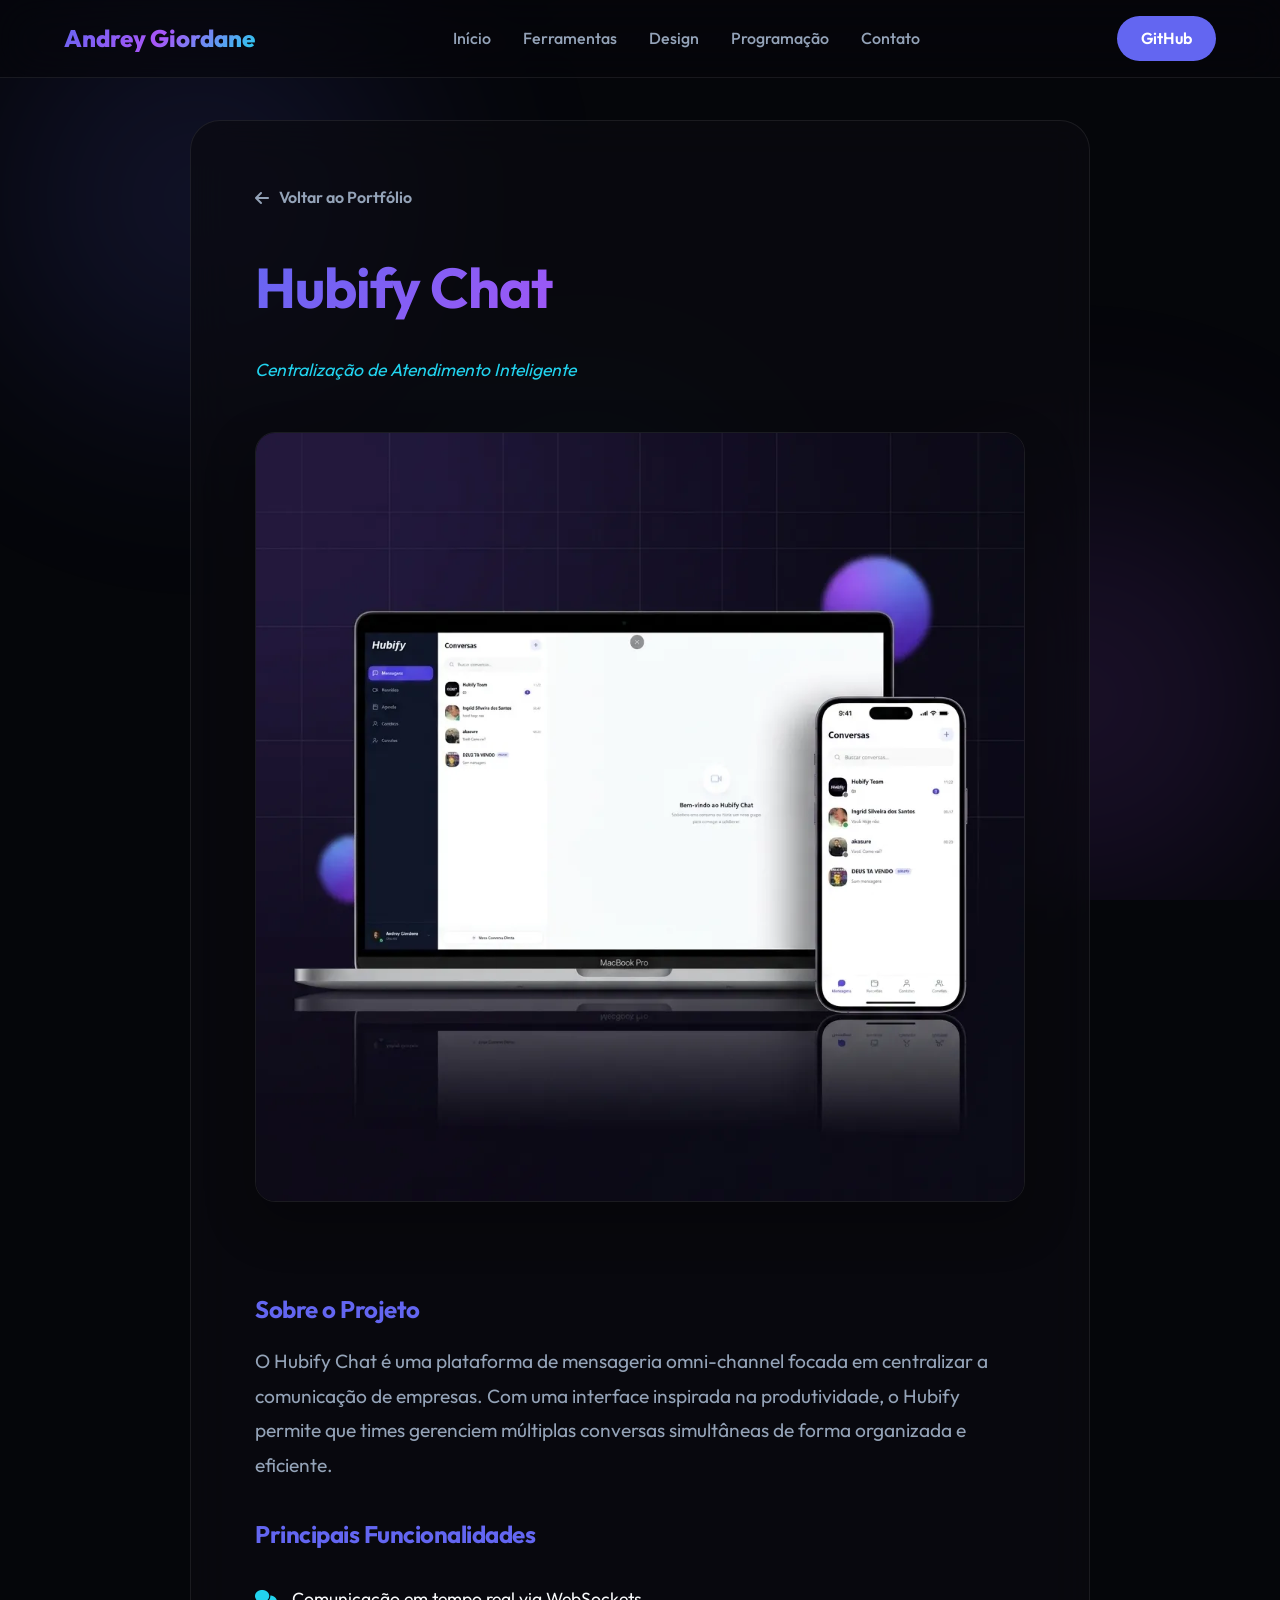
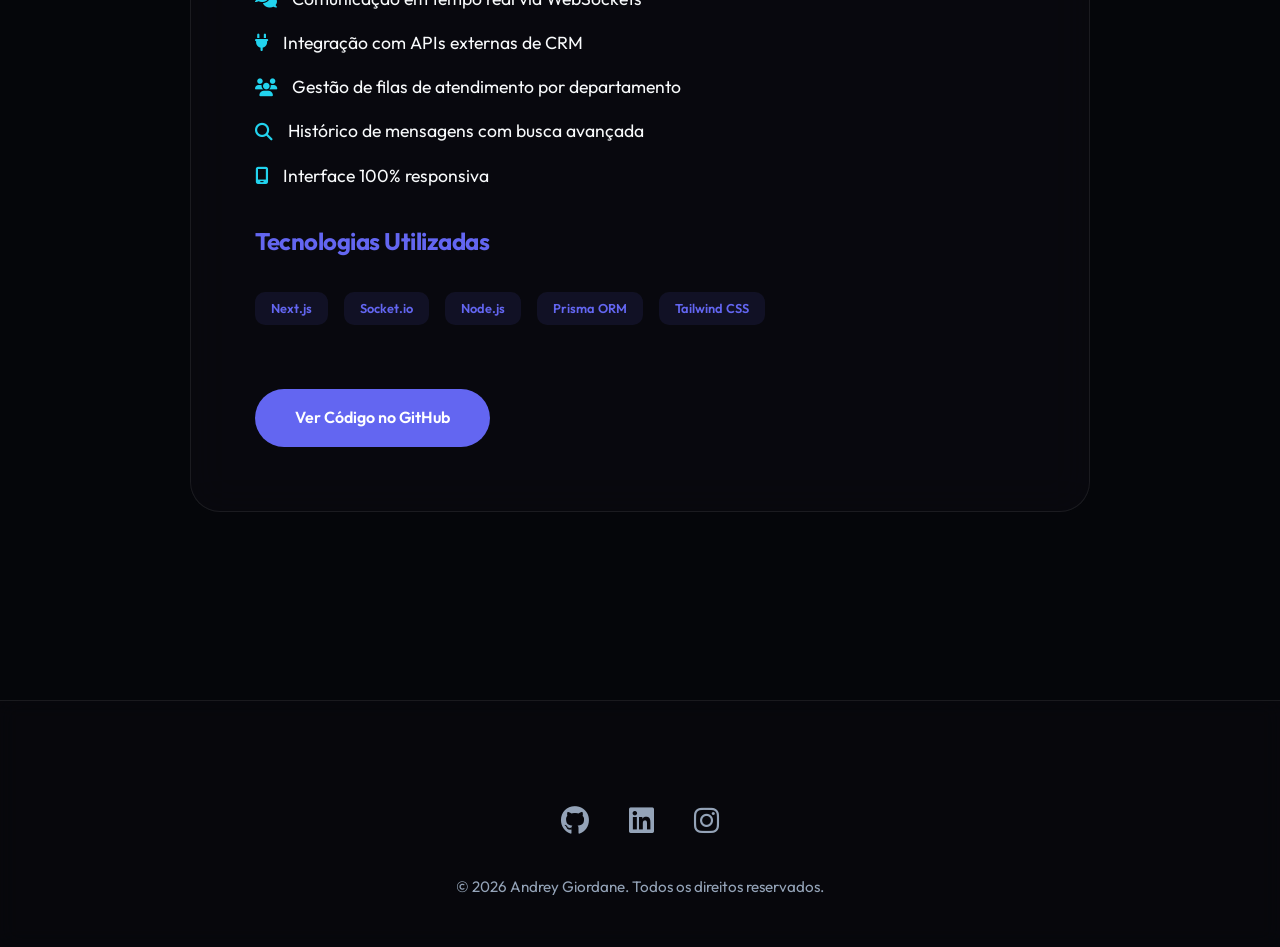
<file: hubify.html>
<!DOCTYPE html>
<html lang="pt-br">
<head>
    <meta charset="UTF-8">
    <meta name="viewport" content="width=device-width, initial-scale=1.0">
    <title>Hubify Chat | Detalhes do Projeto</title>
    <link rel="stylesheet" href="style.css">
    <link rel="stylesheet" href="https://cdnjs.cloudflare.com/ajax/libs/font-awesome/6.4.0/css/all.min.css">
    <link href="https://fonts.googleapis.com/css2?family=Outfit:wght@300;400;600;700;800&display=swap" rel="stylesheet">
</head>
<body>
    <div class="bg-blobs">
        <div class="blob blob-1"></div>
        <div class="blob blob-2"></div>
        <div class="blob blob-3"></div>
    </div>

    <nav>
        <a href="index.html" class="logo gradient-text">Andrey Giordane</a>
        <ul class="nav-links">
            <li><a href="index.html#home">Início</a></li>
            <li><a href="index.html#tools">Ferramentas</a></li>
            <li><a href="index.html#design">Design</a></li>
            <li><a href="index.html#dev">Programação</a></li>
            <li><a href="index.html#contact">Contato</a></li>
        </ul>
        <a href="https://github.com/andreygiordane" target="_blank" class="btn-primary" style="padding: 0.6rem 1.5rem;">GitHub</a>
    </nav>

    <div class="project-details-page">
        <div class="details-container">
            <a href="index.html#dev" class="back-btn" onclick="history.back(); return false;">
                <i class="fa-solid fa-arrow-left"></i> Voltar ao Portfólio
            </a>
            
            <div class="details-header">
                <h1 class="gradient-text">Hubify Chat</h1>
                <p class="hero-bio">Centralização de Atendimento Inteligente</p>
            </div>

            <img src="./Aplicativos/mockup-chat.webp" alt="Hubify" class="details-mockup">

            <div class="details-content">
                <h2>Sobre o Projeto</h2>
                <p>O Hubify Chat é uma plataforma de mensageria omni-channel focada em centralizar a comunicação de empresas. Com uma interface inspirada na produtividade, o Hubify permite que times gerenciem múltiplas conversas simultâneas de forma organizada e eficiente.</p>

                <h2>Principais Funcionalidades</h2>
                <ul class="features-list">
                    <li><i class="fa-solid fa-comments"></i> Comunicação em tempo real via WebSockets</li>
                    <li><i class="fa-solid fa-plug"></i> Integração com APIs externas de CRM</li>
                    <li><i class="fa-solid fa-users"></i> Gestão de filas de atendimento por departamento</li>
                    <li><i class="fa-solid fa-magnifying-glass"></i> Histórico de mensagens com busca avançada</li>
                    <li><i class="fa-solid fa-mobile-screen"></i> Interface 100% responsiva</li>
                </ul>

                <h2>Tecnologias Utilizadas</h2>
                <div class="tech-stack-details">
                    <span class="tech-tag">Next.js</span>
                    <span class="tech-tag">Socket.io</span>
                    <span class="tech-tag">Node.js</span>
                    <span class="tech-tag">Prisma ORM</span>
                    <span class="tech-tag">Tailwind CSS</span>
                </div>

                <div style="margin-top: 4rem;">
                    <a href="https://github.com/andreygiordane/hubify" target="_blank" class="btn-primary">Ver Código no GitHub</a>
                </div>
            </div>
        </div>
    </div>

    <footer>
        <div class="footer-content">
            <div class="social-links">
                <a href="https://github.com/andreygiordane" target="_blank"><i class="fa-brands fa-github"></i></a>
                <a href="https://www.linkedin.com/in/andreygiordane/" target="_blank"><i class="fa-brands fa-linkedin"></i></a>
                <a href="https://www.instagram.com/andreygiordane/" target="_blank"><i class="fa-brands fa-instagram"></i></a>
            </div>
            <p class="footer-text">&copy; 2026 Andrey Giordane. Todos os direitos reservados.</p>
        </div>
    </footer>
</body>
</html>
</file>
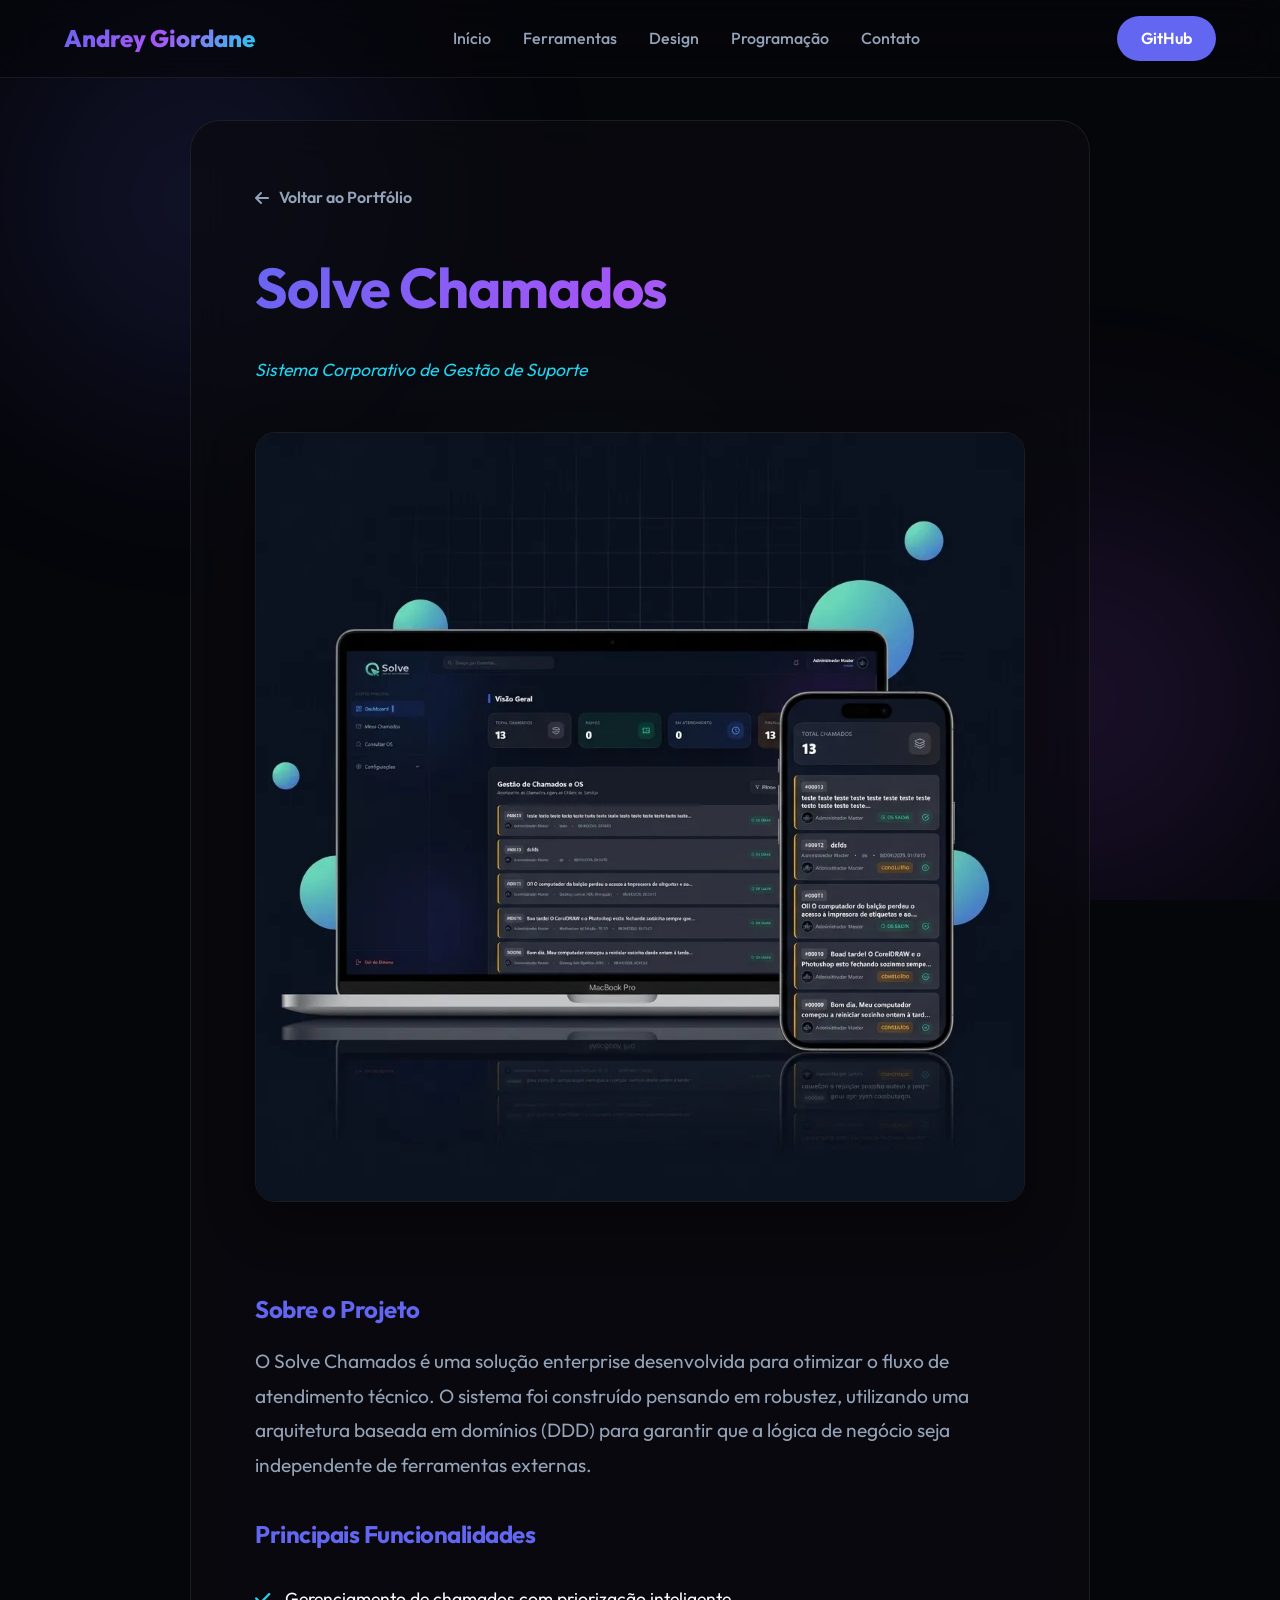
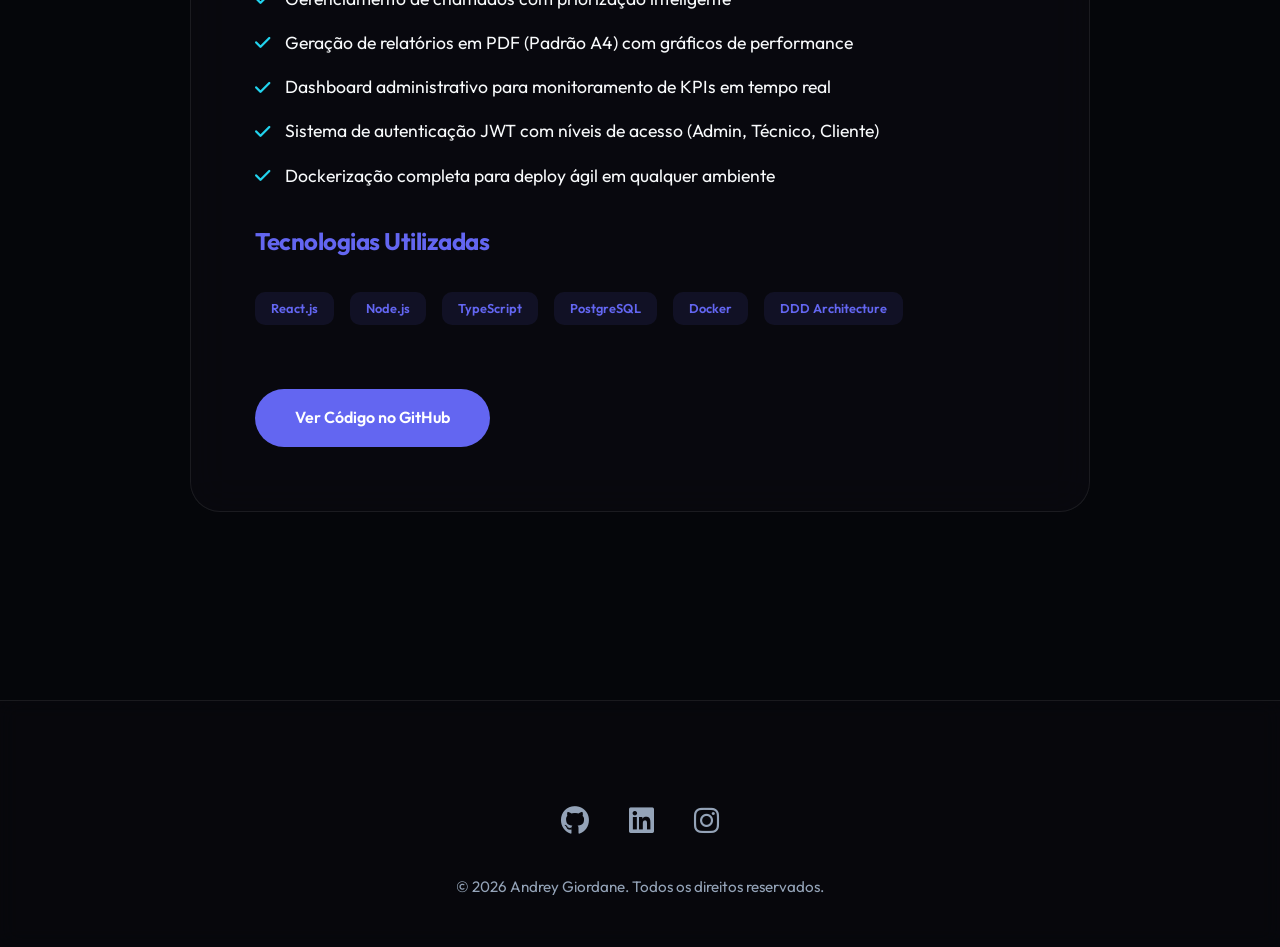
<file: solve-chamados.html>
<!DOCTYPE html>
<html lang="pt-br">
<head>
    <meta charset="UTF-8">
    <meta name="viewport" content="width=device-width, initial-scale=1.0">
    <title>Solve Chamados | Detalhes do Projeto</title>
    <link rel="stylesheet" href="style.css">
    <link rel="stylesheet" href="https://cdnjs.cloudflare.com/ajax/libs/font-awesome/6.4.0/css/all.min.css">
    <link href="https://fonts.googleapis.com/css2?family=Outfit:wght@300;400;600;700;800&display=swap" rel="stylesheet">
</head>
<body>
    <div class="bg-blobs">
        <div class="blob blob-1"></div>
        <div class="blob blob-2"></div>
        <div class="blob blob-3"></div>
    </div>

    <nav>
        <a href="index.html" class="logo gradient-text">Andrey Giordane</a>
        <ul class="nav-links">
            <li><a href="index.html#home">Início</a></li>
            <li><a href="index.html#tools">Ferramentas</a></li>
            <li><a href="index.html#design">Design</a></li>
            <li><a href="index.html#dev">Programação</a></li>
            <li><a href="index.html#contact">Contato</a></li>
        </ul>
        <a href="https://github.com/andreygiordane" target="_blank" class="btn-primary" style="padding: 0.6rem 1.5rem;">GitHub</a>
    </nav>

    <div class="project-details-page">
        <div class="details-container">
            <a href="index.html#dev" class="back-btn" onclick="history.back(); return false;">
                <i class="fa-solid fa-arrow-left"></i> Voltar ao Portfólio
            </a>
            
            <div class="details-header">
                <h1 class="gradient-text">Solve Chamados</h1>
                <p class="hero-bio">Sistema Corporativo de Gestão de Suporte</p>
            </div>

            <img src="./Aplicativos/mockup-chamados.webp" alt="Solve Chamados" class="details-mockup">

            <div class="details-content">
                <h2>Sobre o Projeto</h2>
                <p>O Solve Chamados é uma solução enterprise desenvolvida para otimizar o fluxo de atendimento técnico. O sistema foi construído pensando em robustez, utilizando uma arquitetura baseada em domínios (DDD) para garantir que a lógica de negócio seja independente de ferramentas externas.</p>

                <h2>Principais Funcionalidades</h2>
                <ul class="features-list">
                    <li><i class="fa-solid fa-check"></i> Gerenciamento de chamados com priorização inteligente</li>
                    <li><i class="fa-solid fa-check"></i> Geração de relatórios em PDF (Padrão A4) com gráficos de performance</li>
                    <li><i class="fa-solid fa-check"></i> Dashboard administrativo para monitoramento de KPIs em tempo real</li>
                    <li><i class="fa-solid fa-check"></i> Sistema de autenticação JWT com níveis de acesso (Admin, Técnico, Cliente)</li>
                    <li><i class="fa-solid fa-check"></i> Dockerização completa para deploy ágil em qualquer ambiente</li>
                </ul>

                <h2>Tecnologias Utilizadas</h2>
                <div class="tech-stack-details">
                    <span class="tech-tag">React.js</span>
                    <span class="tech-tag">Node.js</span>
                    <span class="tech-tag">TypeScript</span>
                    <span class="tech-tag">PostgreSQL</span>
                    <span class="tech-tag">Docker</span>
                    <span class="tech-tag">DDD Architecture</span>
                </div>

                <div style="margin-top: 4rem;">
                    <a href="https://github.com/andreygiordane/solve-chamados" target="_blank" class="btn-primary">Ver Código no GitHub</a>
                </div>
            </div>
        </div>
    </div>

    <footer>
        <div class="footer-content">
            <div class="social-links">
                <a href="https://github.com/andreygiordane" target="_blank"><i class="fa-brands fa-github"></i></a>
                <a href="https://www.linkedin.com/in/andreygiordane/" target="_blank"><i class="fa-brands fa-linkedin"></i></a>
                <a href="https://www.instagram.com/andreygiordane/" target="_blank"><i class="fa-brands fa-instagram"></i></a>
            </div>
            <p class="footer-text">&copy; 2026 Andrey Giordane. Todos os direitos reservados.</p>
        </div>
    </footer>
</body>
</html>
</file>
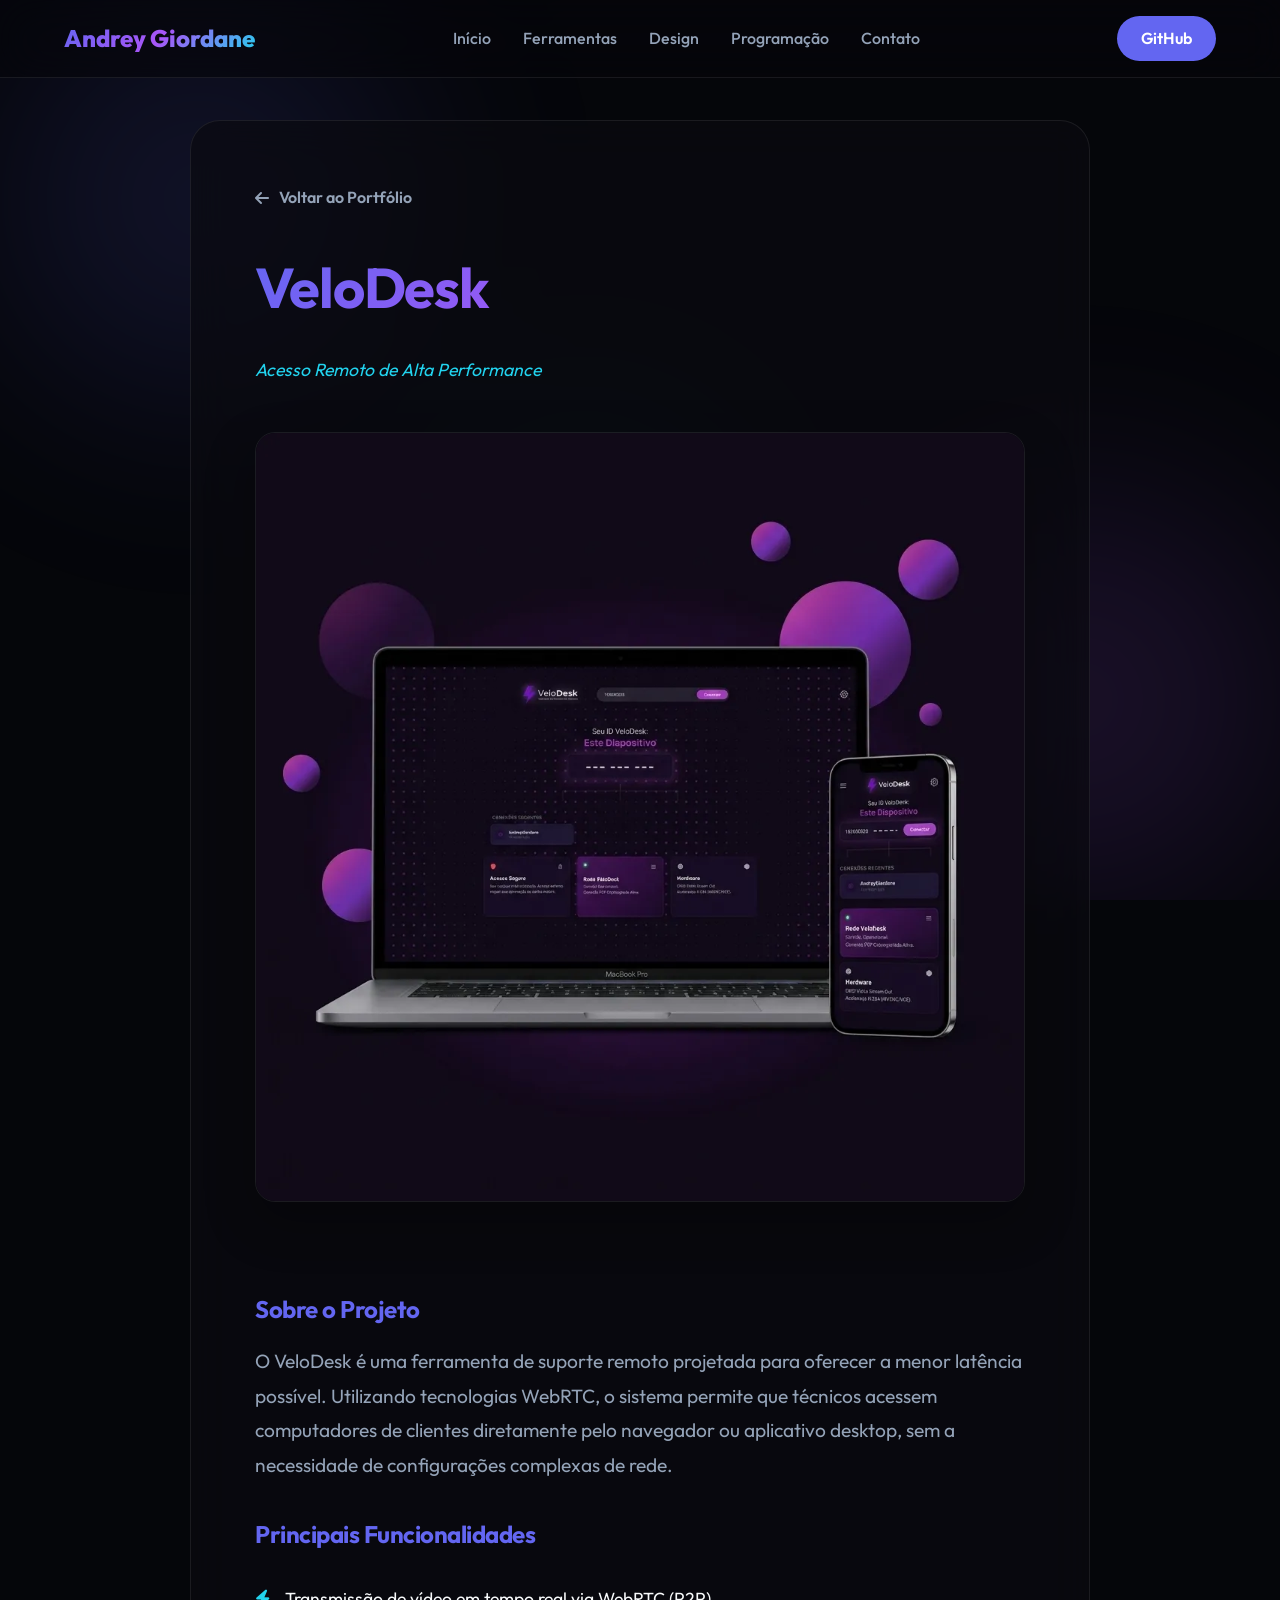
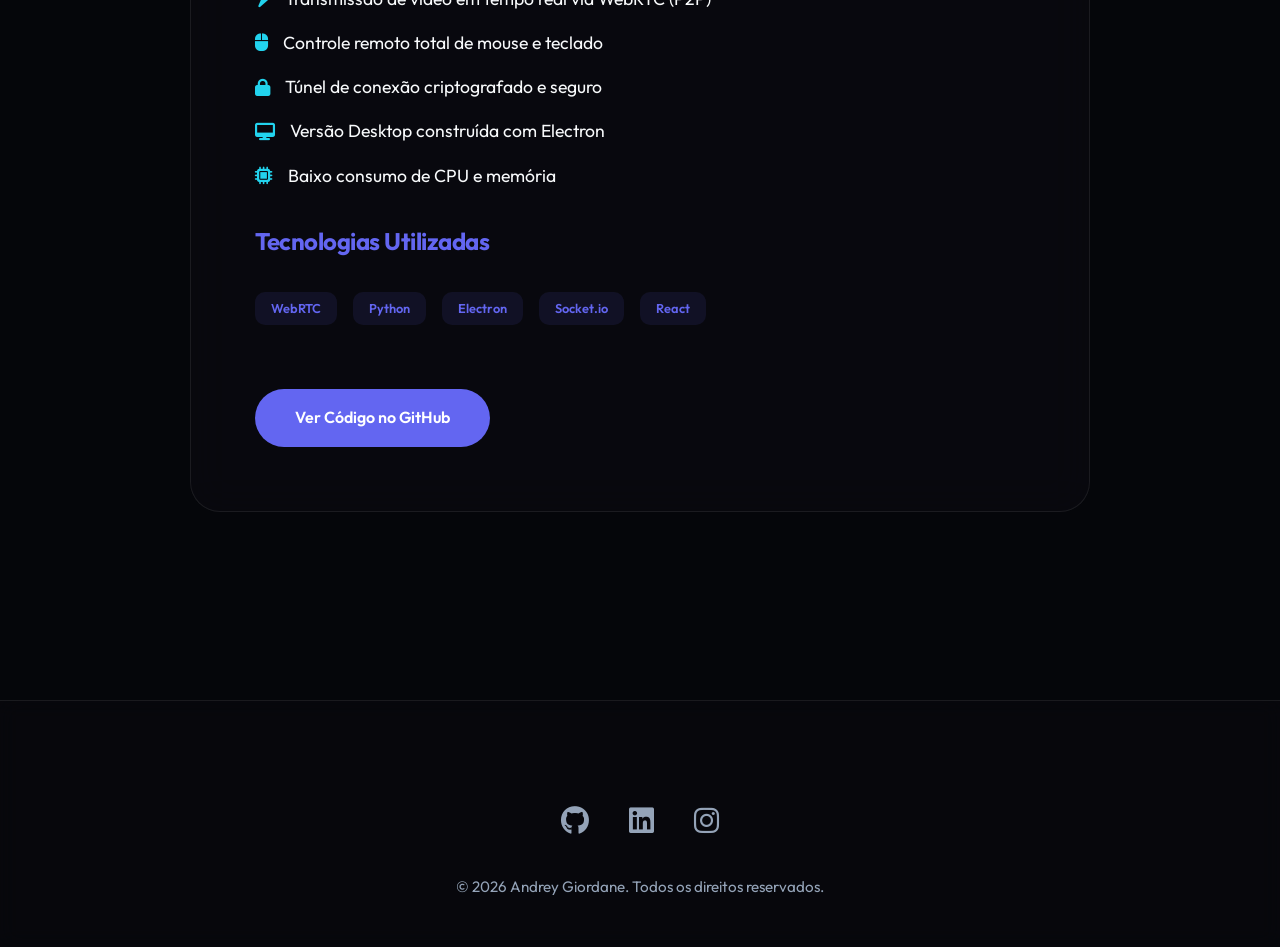
<file: velodesk.html>
<!DOCTYPE html>
<html lang="pt-br">
<head>
    <meta charset="UTF-8">
    <meta name="viewport" content="width=device-width, initial-scale=1.0">
    <title>VeloDesk | Detalhes do Projeto</title>
    <link rel="stylesheet" href="style.css">
    <link rel="stylesheet" href="https://cdnjs.cloudflare.com/ajax/libs/font-awesome/6.4.0/css/all.min.css">
    <link href="https://fonts.googleapis.com/css2?family=Outfit:wght@300;400;600;700;800&display=swap" rel="stylesheet">
</head>
<body>
    <div class="bg-blobs">
        <div class="blob blob-1"></div>
        <div class="blob blob-2"></div>
        <div class="blob blob-3"></div>
    </div>

    <nav>
        <a href="index.html" class="logo gradient-text">Andrey Giordane</a>
        <ul class="nav-links">
            <li><a href="index.html#home">Início</a></li>
            <li><a href="index.html#tools">Ferramentas</a></li>
            <li><a href="index.html#design">Design</a></li>
            <li><a href="index.html#dev">Programação</a></li>
            <li><a href="index.html#contact">Contato</a></li>
        </ul>
        <a href="https://github.com/andreygiordane" target="_blank" class="btn-primary" style="padding: 0.6rem 1.5rem;">GitHub</a>
    </nav>

    <div class="project-details-page">
        <div class="details-container">
            <a href="index.html#dev" class="back-btn" onclick="history.back(); return false;">
                <i class="fa-solid fa-arrow-left"></i> Voltar ao Portfólio
            </a>
            
            <div class="details-header">
                <h1 class="gradient-text">VeloDesk</h1>
                <p class="hero-bio">Acesso Remoto de Alta Performance</p>
            </div>

            <img src="./Aplicativos/mockup-velodesk.webp" alt="VeloDesk" class="details-mockup">

            <div class="details-content">
                <h2>Sobre o Projeto</h2>
                <p>O VeloDesk é uma ferramenta de suporte remoto projetada para oferecer a menor latência possível. Utilizando tecnologias WebRTC, o sistema permite que técnicos acessem computadores de clientes diretamente pelo navegador ou aplicativo desktop, sem a necessidade de configurações complexas de rede.</p>

                <h2>Principais Funcionalidades</h2>
                <ul class="features-list">
                    <li><i class="fa-solid fa-bolt"></i> Transmissão de vídeo em tempo real via WebRTC (P2P)</li>
                    <li><i class="fa-solid fa-mouse"></i> Controle remoto total de mouse e teclado</li>
                    <li><i class="fa-solid fa-lock"></i> Túnel de conexão criptografado e seguro</li>
                    <li><i class="fa-solid fa-desktop"></i> Versão Desktop construída com Electron</li>
                    <li><i class="fa-solid fa-microchip"></i> Baixo consumo de CPU e memória</li>
                </ul>

                <h2>Tecnologias Utilizadas</h2>
                <div class="tech-stack-details">
                    <span class="tech-tag">WebRTC</span>
                    <span class="tech-tag">Python</span>
                    <span class="tech-tag">Electron</span>
                    <span class="tech-tag">Socket.io</span>
                    <span class="tech-tag">React</span>
                </div>

                <div style="margin-top: 4rem;">
                    <a href="https://github.com/andreygiordane/VeloDesk" target="_blank" class="btn-primary">Ver Código no GitHub</a>
                </div>
            </div>
        </div>
    </div>

    <footer>
        <div class="footer-content">
            <div class="social-links">
                <a href="https://github.com/andreygiordane" target="_blank"><i class="fa-brands fa-github"></i></a>
                <a href="https://www.linkedin.com/in/andreygiordane/" target="_blank"><i class="fa-brands fa-linkedin"></i></a>
                <a href="https://www.instagram.com/andreygiordane/" target="_blank"><i class="fa-brands fa-instagram"></i></a>
            </div>
            <p class="footer-text">&copy; 2026 Andrey Giordane. Todos os direitos reservados.</p>
        </div>
    </footer>
</body>
</html>
</file>
<file: style.css>
:root {
    --bg-dark: #05060a;
    --bg-card: rgba(255, 255, 255, 0.05);
    --primary: #6366f1;
    --secondary: #a855f7;
    --text-main: #f8fafc;
    --text-muted: #94a3b8;
    --accent: #22d3ee;
    --glass: rgba(255, 255, 255, 0.03);
    --glass-border: rgba(255, 255, 255, 0.08);
    --glass-bg: rgba(10, 11, 16, 0.7);
    --transition: all 0.4s cubic-bezier(0.23, 1, 0.32, 1);
}

* {
    margin: 0;
    padding: 0;
    box-sizing: border-box;
    font-family: 'Outfit', sans-serif;
}

body {
    background-color: var(--bg-dark);
    color: var(--text-main);
    overflow-x: hidden;
    line-height: 1.6;
}

/* Background Elements */
.bg-blobs {
    position: fixed;
    top: 0;
    left: 0;
    width: 100%;
    height: 100%;
    z-index: -1;
    overflow: hidden;
}

.blob {
    position: absolute;
    width: 600px;
    height: 600px;
    background: radial-gradient(circle, var(--primary) 0%, transparent 70%);
    opacity: 0.2;
    filter: blur(100px);
    border-radius: 50%;
    animation: move 25s infinite alternate;
}

.blob-1 { top: -100px; left: -100px; background: radial-gradient(circle, var(--primary) 0%, transparent 70%); }
.blob-2 { bottom: -100px; right: -100px; background: radial-gradient(circle, var(--secondary) 0%, transparent 70%); animation-delay: -5s; }
.blob-3 { top: 40%; left: 30%; width: 400px; height: 400px; background: radial-gradient(circle, var(--accent) 0%, transparent 70%); animation-delay: -10s; }

@keyframes move {
    0% { transform: translate(0, 0) scale(1) rotate(0deg); }
    33% { transform: translate(100px, 50px) scale(1.1) rotate(10deg); }
    66% { transform: translate(-50px, 100px) scale(0.9) rotate(-10deg); }
    100% { transform: translate(0, 0) scale(1) rotate(0deg); }
}

/* Typography */
h1, h2, h3 {
    font-weight: 700;
    letter-spacing: -0.02em;
}

.gradient-text {
    background: linear-gradient(135deg, var(--primary), var(--secondary), var(--accent));
    -webkit-background-clip: text;
    -webkit-text-fill-color: transparent;
}

/* Navigation */
nav {
    position: fixed;
    top: 0;
    width: 100%;
    padding: 1rem 5%;
    display: flex;
    justify-content: space-between;
    align-items: center;
    z-index: 1000;
    backdrop-filter: blur(20px);
    background: rgba(5, 6, 10, 0.6);
    border-bottom: 1px solid var(--glass-border);
}

.logo {
    font-size: 1.5rem;
    font-weight: 800;
    text-decoration: none;
    color: var(--text-main);
}

.nav-links {
    display: flex;
    gap: 2rem;
    list-style: none;
}

.nav-links a {
    text-decoration: none;
    color: var(--text-muted);
    font-weight: 500;
    transition: var(--transition);
}

.nav-links a:hover {
    color: var(--primary);
}

/* Hero Section */
.hero {
    min-height: 100vh;
    display: flex;
    flex-direction: row; /* Side by side */
    justify-content: center;
    align-items: center;
    text-align: left;
    padding: 120px 10%;
    gap: 4rem;
}

.profile-container {
    flex-shrink: 0;
    position: relative;
}

.profile-img {
    width: 280px;
    height: 280px;
    border-radius: 50%;
    object-fit: cover;
    border: 8px solid var(--glass-border);
    box-shadow: 0 0 50px rgba(99, 102, 241, 0.3);
    transition: var(--transition);
}

.hero-content {
    max-width: 600px;
}

.profile-img:hover {
    transform: scale(1.05);
    box-shadow: 0 0 50px rgba(99, 102, 241, 0.6);
}

.hero h1 {
    font-size: 3.5rem;
    margin-bottom: 1rem;
    line-height: 1.1;
}

.hero p {
    font-size: 1.2rem;
    color: var(--text-muted);
    max-width: 800px;
    margin-bottom: 2rem;
}

.hero-bio {
    font-style: italic;
    font-size: 1.1rem;
    color: var(--accent);
    margin-bottom: 2rem;
    display: block;
}

.btn-primary {
    padding: 1rem 2.5rem;
    background: var(--primary);
    color: white;
    border: none;
    border-radius: 50px;
    font-weight: 600;
    cursor: pointer;
    transition: var(--transition);
    text-decoration: none;
    display: inline-block;
}

.btn-primary:hover {
    transform: translateY(-5px);
    box-shadow: 0 10px 20px rgba(99, 102, 241, 0.3);
}

/* Tools Section */
.section-title {
    text-align: center;
    margin-bottom: 4rem;
}

.section-title h2 {
    font-size: 2.5rem;
    margin-bottom: 0.5rem;
}

.tools-container {
    display: flex;
    flex-direction: column;
    gap: 4rem;
    padding: 0 10%;
}

.tool-category h3 {
    margin-bottom: 2rem;
    color: var(--text-main);
    font-size: 1.5rem;
    border-left: 4px solid var(--primary);
    padding-left: 1rem;
}

.tools-grid {
    display: grid;
    grid-template-columns: repeat(auto-fit, minmax(140px, 1fr));
    gap: 2rem;
}

.tool-card {
    background: var(--bg-card);
    backdrop-filter: blur(10px);
    border: 1px solid var(--glass-border);
    padding: 2.5rem;
    border-radius: 24px;
    text-align: center;
    transition: var(--transition);
}

.tool-card:hover {
    background: var(--glass);
    transform: translateY(-10px);
}

.tool-card i {
    font-size: 2.5rem;
    margin-bottom: 1rem;
    display: block;
}

/* Portfolio Tabs */
.portfolio-tabs {
    display: flex;
    justify-content: center;
    gap: 1rem;
    margin-bottom: 3rem;
    flex-wrap: wrap;
}

.tab-btn {
    padding: 0.8rem 1.5rem;
    background: var(--bg-card);
    border: 1px solid var(--glass-border);
    color: var(--text-muted);
    border-radius: 30px;
    cursor: pointer;
    transition: var(--transition);
}

.tab-btn.active {
    background: var(--primary);
    color: white;
}

/* Grid Layouts */
.portfolio-grid {
    display: grid;
    grid-template-columns: repeat(auto-fill, minmax(300px, 1fr));
    gap: 2rem;
    padding: 0 10%;
}

.project-card {
    position: relative;
    border-radius: 20px;
    overflow: hidden;
    background: var(--bg-card);
    border: 1px solid var(--glass-border);
    aspect-ratio: 1/1; /* Square cards look better in grid */
    transition: var(--transition);
    cursor: pointer;
}

.project-card img {
    width: 100%;
    height: 100%;
    object-fit: cover;
    transition: var(--transition);
}

.project-info {
    position: absolute;
    bottom: 0;
    left: 0;
    width: 100%;
    padding: 2rem;
    background: linear-gradient(transparent, rgba(0,0,0,0.9));
    transform: translateY(100%);
    transition: var(--transition);
}

.project-card:hover .project-info {
    transform: translateY(0);
}

.project-card:hover img {
    transform: scale(1.1);
}

/* Programming Projects */
.dev-grid {
    display: flex;
    flex-direction: column;
    gap: 4rem;
    padding: 0 10%;
}

.dev-card {
    display: flex;
    flex-direction: row;
    gap: 4rem;
    align-items: center;
}

.dev-card:nth-child(even) {
    flex-direction: row-reverse;
}

.dev-mockup {
    flex: 1.2;
    background: var(--bg-card);
    border-radius: 30px;
    padding: 1.5rem;
    border: 1px solid var(--glass-border);
    box-shadow: 0 20px 40px rgba(0,0,0,0.4);
    min-width: 300px;
}

.dev-mockup img {
    width: 100%;
    height: auto;
    border-radius: 20px;
    display: block;
}

.dev-info {
    flex: 1;
}

.dev-info h3 {
    font-size: 2.2rem;
    margin-bottom: 1.5rem;
}

.dev-info p {
    color: var(--text-muted);
    margin-bottom: 2rem;
}

.tech-tags {
    display: flex;
    gap: 0.8rem;
    margin-bottom: 2rem;
    flex-wrap: wrap;
}

.tech-tag {
    padding: 0.4rem 1rem;
    background: rgba(99, 102, 241, 0.1);
    color: var(--primary);
    border-radius: 10px;
    font-size: 0.8rem;
    font-weight: 600;
}

/* Lightbox Styles */
.lightbox {
    position: fixed;
    top: 0;
    left: 0;
    width: 100%;
    height: 100%;
    background: rgba(0, 0, 0, 0.85);
    backdrop-filter: blur(15px); /* Glass effect */
    display: none;
    justify-content: center;
    align-items: center;
    z-index: 2000;
    cursor: zoom-out;
    padding: 40px;
}

.lightbox.active {
    display: flex;
}

.lightbox-content {
    max-width: 100%;
    max-height: 100%;
    object-fit: contain;
    border-radius: 15px;
    border: 1px solid var(--glass-border);
    box-shadow: 0 30px 60px rgba(0,0,0,0.5);
    transform: scale(0.9);
    transition: all 0.4s cubic-bezier(0.175, 0.885, 0.32, 1.275);
}

.lightbox.active .lightbox-content {
    transform: scale(1);
}

.close-lightbox {
    position: absolute;
    top: 40px;
    right: 40px;
    width: 50px;
    height: 50px;
    background: var(--bg-card);
    backdrop-filter: blur(5px);
    border: 1px solid var(--glass-border);
    color: white;
    font-size: 2rem;
    display: flex;
    justify-content: center;
    align-items: center;
    border-radius: 50%;
    cursor: pointer;
    transition: var(--transition);
}

.close-lightbox:hover {
    background: var(--primary);
    transform: rotate(90deg);
}

/* Footer Corrected */
footer {
    padding: 6rem 5% 3rem;
    text-align: center;
    border-top: 1px solid var(--glass-border);
    margin-top: 8rem;
    background: rgba(10, 11, 16, 0.4);
    backdrop-filter: blur(10px);
}

.footer-content {
    max-width: 1200px;
    margin: 0 auto;
}

.social-links {
    display: flex;
    justify-content: center;
    gap: 2.5rem;
    margin-bottom: 2rem;
}

.social-links a {
    font-size: 1.8rem;
    color: var(--text-muted);
    transition: var(--transition);
}

.social-links a:hover {
    color: var(--primary);
    transform: translateY(-5px);
}

.footer-text {
    color: var(--text-muted);
    font-size: 0.95rem;
}
.dev-modal {
    position: fixed;
    top: 0;
    left: 0;
    width: 100%;
    height: 100%;
    background: rgba(0, 0, 0, 0.8);
    backdrop-filter: blur(15px);
    display: none;
    justify-content: center;
    align-items: center;
    z-index: 2500;
    padding: 20px;
}

.dev-modal.active {
    display: flex;
}

.dev-modal-content {
    background: var(--glass-bg);
    border: 1px solid var(--glass-border);
    max-width: 700px;
    width: 100%;
    padding: 3rem;
    border-radius: 30px;
    position: relative;
    box-shadow: 0 40px 100px rgba(0,0,0,0.6);
    animation: modalIn 0.5s cubic-bezier(0.23, 1, 0.32, 1);
}

@keyframes modalIn {
    from { opacity: 0; transform: translateY(50px); }
    to { opacity: 1; transform: translateY(0); }
}

.dev-modal-close {
    position: absolute;
    top: 25px;
    right: 25px;
    font-size: 1.5rem;
    color: var(--text-muted);
    cursor: pointer;
    transition: var(--transition);
}

.dev-modal-close:hover {
    color: var(--text-main);
    transform: scale(1.1);
}

.dev-modal-title {
    font-size: 2.5rem;
    margin-bottom: 1rem;
}

.dev-modal-desc {
    color: var(--text-muted);
    margin-bottom: 2rem;
    font-size: 1.1rem;
    line-height: 1.8;
}

.dev-modal-features {
    margin-bottom: 2rem;
}

.dev-modal-features h4 {
    margin-bottom: 1rem;
    color: var(--primary);
}

.dev-modal-features ul {
    list-style: none;
}

.dev-modal-features li {
    margin-bottom: 0.5rem;
    display: flex;
    align-items: center;
    gap: 10px;
}

.dev-modal-features li::before {
    content: '→';
    color: var(--accent);
}

/* Responsive Optimization */
/* Project Details Page Styles */
.project-details-page {
    padding: 120px 10% 60px;
    min-height: 100vh;
    display: flex;
    flex-direction: column;
    align-items: center;
}

.details-container {
    background: var(--glass-bg);
    border: 1px solid var(--glass-border);
    backdrop-filter: blur(20px);
    padding: 4rem;
    border-radius: 30px;
    max-width: 900px;
    width: 100%;
}

.back-btn {
    display: inline-flex;
    align-items: center;
    gap: 10px;
    color: var(--text-muted);
    margin-bottom: 2rem;
    transition: var(--transition);
    text-decoration: none;
    font-weight: 600;
}

.back-btn:hover {
    color: var(--primary);
    transform: translateX(-5px);
}

.details-header {
    margin-bottom: 3rem;
}

.details-header h1 {
    font-size: 3.5rem;
    margin-bottom: 1.5rem;
}

.details-mockup {
    width: 100%;
    border-radius: 20px;
    margin-bottom: 3rem;
    border: 1px solid var(--glass-border);
    box-shadow: 0 20px 50px rgba(0,0,0,0.3);
}

.details-content h2 {
    color: var(--primary);
    margin: 2rem 0 1rem;
}

.details-content p {
    font-size: 1.2rem;
    line-height: 1.8;
    color: var(--text-muted);
}

.features-list {
    list-style: none;
    margin-top: 2rem;
}

.features-list li {
    margin-bottom: 1rem;
    display: flex;
    align-items: center;
    gap: 15px;
    font-size: 1.1rem;
}

.features-list li i {
    color: var(--accent);
}

.tech-stack-details {
    display: flex;
    flex-wrap: wrap;
    gap: 1rem;
    margin-top: 2rem;
}

@media (max-width: 1024px) {
    .hero {
        flex-direction: column;
        text-align: center;
        gap: 2rem;
        padding-top: 150px;
    }
    .profile-img {
        width: 220px;
        height: 220px;
    }
    .hero-content {
        max-width: 100%;
    }
}

@media (max-width: 768px) {
    .hero h1 { font-size: 2.8rem; }
    .hero p { font-size: 1.1rem; }
    
    .portfolio-grid {
        grid-template-columns: repeat(2, 1fr); /* 2 columns on mobile */
        gap: 1rem;
    }
    
    .dev-grid {
        gap: 6rem;
    }

    .dev-card, .dev-card:nth-child(even) {
        flex-direction: column;
        text-align: center;
        gap: 2rem;
    }

    .dev-mockup {
        order: -1;
        width: 100%;
        min-width: unset;
        padding: 1rem;
    }

    .dev-info {
        width: 100%;
    }

    .dev-info h3 {
        font-size: 1.8rem;
    }

    .tech-tags {
        justify-content: center;
    }

    .tools-container {
        gap: 2rem;
    }

    .tool-category h3 {
        font-size: 1.2rem;
    }

    .tools-grid {
        grid-template-columns: repeat(2, 1fr); /* 2 columns for tools too */
    }
    
    .nav-links {
        display: none; /* Consider a mobile menu later if needed */
    }
}

@media (max-width: 768px) {
    .project-details-page {
        padding: 80px 0 0; /* No side padding for a 'free' page */
    }
    
    .details-container {
        padding: 2rem 1.5rem;
        border-radius: 0; /* Remove radius for full-screen feel */
        border-left: none;
        border-right: none;
    }

    .details-header h1 {
        font-size: 2.5rem;
    }

    .details-mockup {
        border-radius: 0;
        margin: 0 -1.5rem 2rem;
        width: calc(100% + 3rem);
    }
}

@media (max-width: 480px) {
    .portfolio-grid {
        grid-template-columns: repeat(2, 1fr); /* Keep 2 columns but smaller */
        gap: 0.8rem;
    }
    
    .profile-img {
        width: 180px;
        height: 180px;
    }

    .section-header h2 {
        font-size: 2rem;
    }
}
/* Reveal Animations */
.reveal {
    opacity: 0;
    transform: translateY(30px);
    transition: all 0.8s ease-out;
}

.reveal.visible {
    opacity: 1;
    transform: translateY(0);
}

/* Ensure visibility if JS is disabled or fails */
@media (prefers-reduced-motion: reduce) {
    .reveal {
        opacity: 1;
        transform: none;
    }
}
</file>
